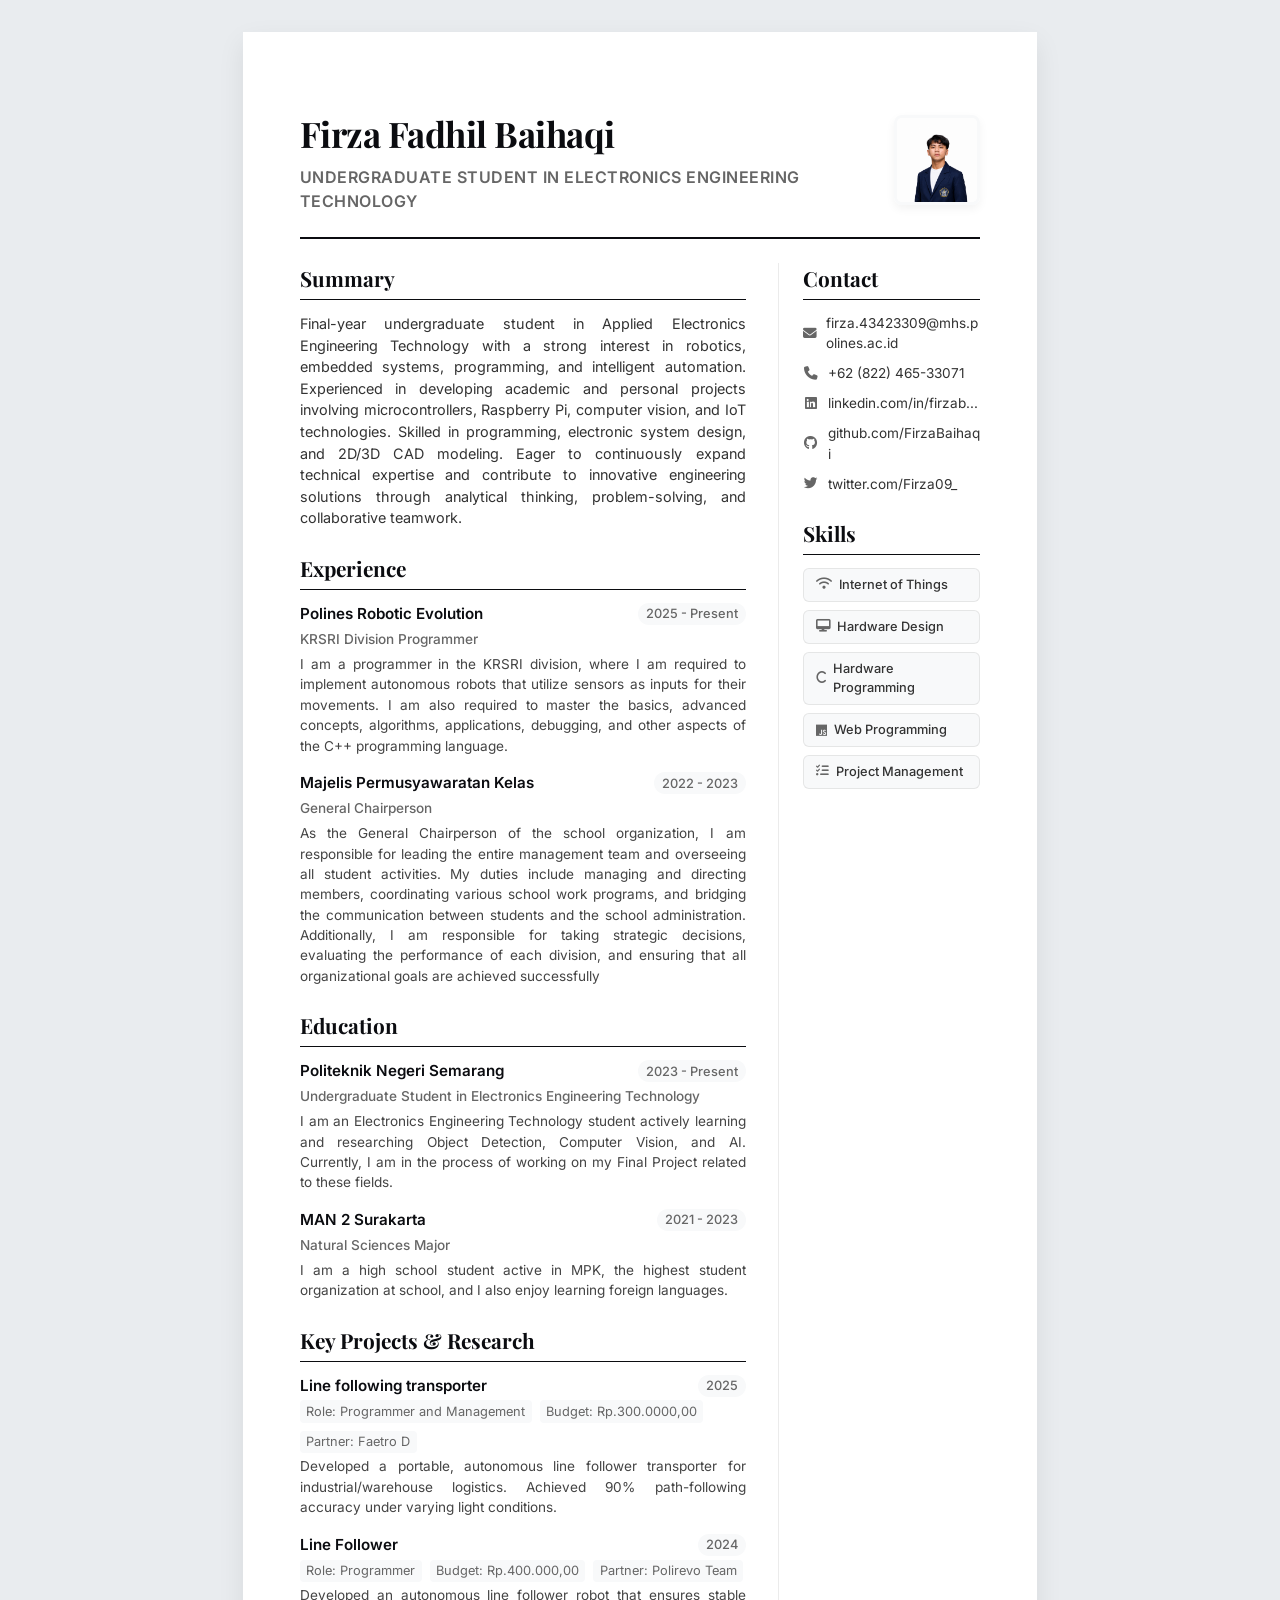
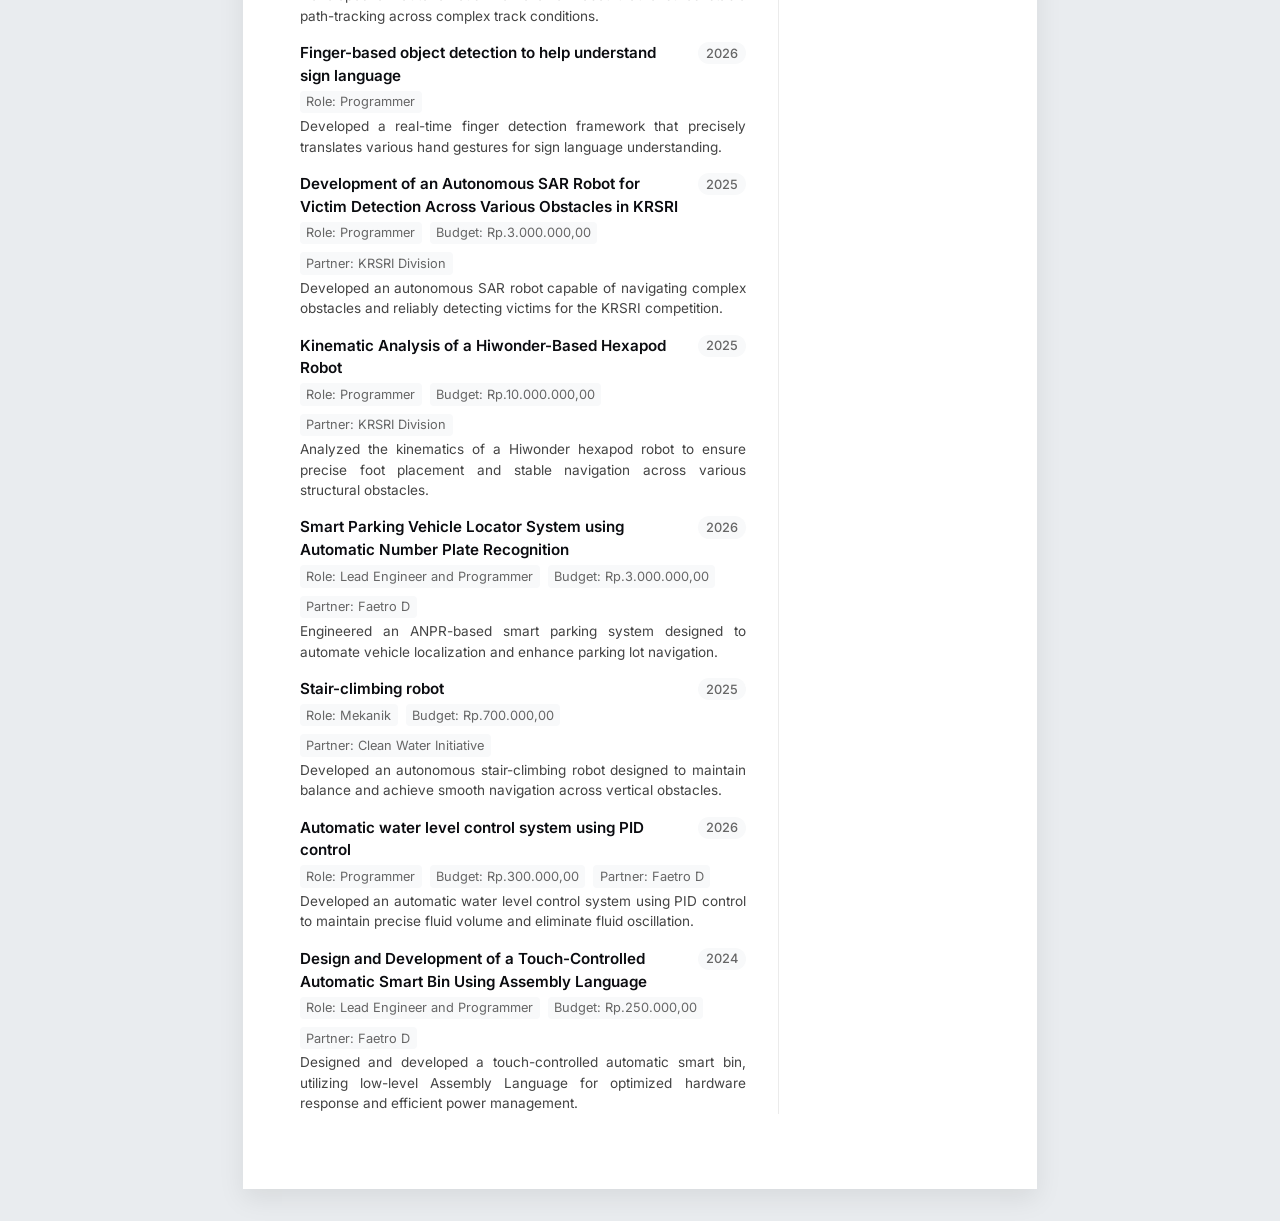
<file: cv-print-temp.html>
<!DOCTYPE html>
<html lang="en">
<head>
    <meta charset="UTF-8">
    <meta name="viewport" content="width=device-width, initial-scale=1.0">
    <title>Curriculum Vitae - Firza Baihaqi</title>
    <link rel="icon" type="image/x-icon" href="images/favicon.ico">
    <link rel="stylesheet" href="https://cdnjs.cloudflare.com/ajax/libs/font-awesome/6.4.0/css/all.min.css">
    <link rel="preconnect" href="https://fonts.googleapis.com">
    <link rel="preconnect" href="https://fonts.gstatic.com" crossorigin>
    <link href="https://fonts.googleapis.com/css2?family=Inter:wght@300;400;500;600;700&family=Playfair+Display:ital,wght@0,400;0,600;0,700;1,400&display=swap" rel="stylesheet">
    <link rel="stylesheet" href="css/cv.css">
</head>
<body>
    <!-- Top Action Bar (hidden when printing) -->
    

    <!-- CV Document Container (A4 sized) -->
    <div class="cv-container">
        <!-- Header: Name, Title, and Photo -->
        <header class="cv-header">
            <div class="header-info">
                <h1 id="cv-name">Firza Fadhil Baihaqi</h1>
                <div id="cv-title" class="title">Undergraduate Student in Electronics Engineering Technology</div>
            </div>
            <div class="header-photo">
                <img id="cv-photo" src="images/profil-cover-firza2.png" alt="Profile Photo">
            </div>
        </header>

        <!-- Main Content Area -->
        <div class="cv-content">
            <!-- Left Column: Main Timeline Info -->
            <main class="cv-main-col">
                <!-- Summary / About -->
                <section class="cv-section">
                    <h2>Summary</h2>
                    <p id="cv-summary" class="profile-summary">Final-year undergraduate student in Applied Electronics Engineering Technology with a strong interest in robotics, embedded systems, programming, and intelligent automation. Experienced in developing academic and personal projects involving microcontrollers, Raspberry Pi, computer vision, and IoT technologies. Skilled in programming, electronic system design, and 2D/3D CAD modeling. Eager to continuously expand technical expertise and contribute to innovative engineering solutions through analytical thinking, problem-solving, and collaborative teamwork.</p>
                </section>

                <!-- Experience -->
                <section class="cv-section">
                    <h2>Experience</h2>
                    <div id="cv-experience-list">
            <div class="timeline-item">
                <div class="item-header">
                    <h3>Polines Robotic Evolution</h3>
                    <span class="date">2025 - Present</span>
                </div>
                <div class="item-subheader">KRSRI Division Programmer</div>
                <div class="item-desc">I am a programmer in the KRSRI division, where I am required to implement autonomous robots that utilize sensors as inputs for their movements. I am also required to master the basics, advanced concepts, algorithms, applications, debugging, and other aspects of the C++ programming language.</div>
            </div>
            <div class="timeline-item">
                <div class="item-header">
                    <h3>Majelis Permusyawaratan Kelas</h3>
                    <span class="date">2022 - 2023</span>
                </div>
                <div class="item-subheader">General Chairperson</div>
                <div class="item-desc">As the General Chairperson of the school organization, I am responsible for leading the entire management team and overseeing all student activities. My duties include managing and directing members, coordinating various school work programs, and bridging the communication between students and the school administration. Additionally, I am responsible for taking strategic decisions, evaluating the performance of each division, and ensuring that all organizational goals are achieved successfully</div>
            </div></div>
                </section>

                <!-- Education -->
                <section class="cv-section">
                    <h2>Education</h2>
                    <div id="cv-education-list">
            <div class="timeline-item">
                <div class="item-header">
                    <h3>Politeknik Negeri Semarang</h3>
                    <span class="date">2023 - Present</span>
                </div>
                <div class="item-subheader">Undergraduate Student in Electronics Engineering Technology</div>
                <div class="item-desc">I am an Electronics Engineering Technology student actively learning and researching Object Detection, Computer Vision, and AI. Currently, I am in the process of working on my Final Project related to these fields.</div>
            </div>
            <div class="timeline-item">
                <div class="item-header">
                    <h3>MAN 2 Surakarta</h3>
                    <span class="date">2021 - 2023</span>
                </div>
                <div class="item-subheader">Natural Sciences Major</div>
                <div class="item-desc">I am a high school student active in MPK, the highest student organization at school, and I also enjoy learning foreign languages.</div>
            </div></div>
                </section>

                <!-- Key Research & Projects -->
                <section class="cv-section">
                    <h2>Key Projects & Research</h2>
                    <div id="cv-projects-list">
            <div class="cv-project-item">
                <div class="item-header">
                    <h3>Line following transporter</h3>
                    <span class="date">2025</span>
                </div>
                <div class="project-meta-info">
                    <span>Role: Programmer and Management</span> <span>Budget: Rp.300.0000,00</span> <span>Partner: Faetro D</span>
                </div>
                <div class="item-desc">Developed a portable, autonomous line follower transporter for industrial/warehouse logistics. Achieved 90% path-following accuracy under varying light conditions.</div>
            </div>
            <div class="cv-project-item">
                <div class="item-header">
                    <h3>Line Follower</h3>
                    <span class="date">2024</span>
                </div>
                <div class="project-meta-info">
                    <span>Role: Programmer</span> <span>Budget: Rp.400.000,00</span> <span>Partner: Polirevo Team</span>
                </div>
                <div class="item-desc">Developed an autonomous line follower robot that ensures stable path-tracking across complex track conditions.</div>
            </div>
            <div class="cv-project-item">
                <div class="item-header">
                    <h3>Finger-based object detection to help understand sign language</h3>
                    <span class="date">2026</span>
                </div>
                <div class="project-meta-info">
                    <span>Role: Programmer</span>
                </div>
                <div class="item-desc">Developed a real-time finger detection framework that precisely translates various hand gestures for sign language understanding.</div>
            </div>
            <div class="cv-project-item">
                <div class="item-header">
                    <h3>Development of an Autonomous SAR Robot for Victim Detection Across Various Obstacles in KRSRI</h3>
                    <span class="date">2025</span>
                </div>
                <div class="project-meta-info">
                    <span>Role: Programmer</span> <span>Budget: Rp.3.000.000,00</span> <span>Partner: KRSRI Division</span>
                </div>
                <div class="item-desc">Developed an autonomous SAR robot capable of navigating complex obstacles and reliably detecting victims for the KRSRI competition.</div>
            </div>
            <div class="cv-project-item">
                <div class="item-header">
                    <h3>Kinematic Analysis of a Hiwonder-Based Hexapod Robot</h3>
                    <span class="date">2025</span>
                </div>
                <div class="project-meta-info">
                    <span>Role: Programmer</span> <span>Budget: Rp.10.000.000,00</span> <span>Partner: KRSRI Division</span>
                </div>
                <div class="item-desc">Analyzed the kinematics of a Hiwonder hexapod robot to ensure precise foot placement and stable navigation across various structural obstacles.</div>
            </div>
            <div class="cv-project-item">
                <div class="item-header">
                    <h3>Smart Parking Vehicle Locator System using Automatic Number Plate Recognition</h3>
                    <span class="date">2026</span>
                </div>
                <div class="project-meta-info">
                    <span>Role: Lead Engineer and Programmer</span> <span>Budget: Rp.3.000.000,00</span> <span>Partner: Faetro D</span>
                </div>
                <div class="item-desc">Engineered an ANPR-based smart parking system designed to automate vehicle localization and enhance parking lot navigation.</div>
            </div>
            <div class="cv-project-item">
                <div class="item-header">
                    <h3>Stair-climbing robot</h3>
                    <span class="date">2025</span>
                </div>
                <div class="project-meta-info">
                    <span>Role: Mekanik</span> <span>Budget: Rp.700.000,00</span> <span>Partner: Clean Water Initiative</span>
                </div>
                <div class="item-desc">Developed an autonomous stair-climbing robot designed to maintain balance and achieve smooth navigation across vertical obstacles.</div>
            </div>
            <div class="cv-project-item">
                <div class="item-header">
                    <h3>Automatic water level control system using PID control</h3>
                    <span class="date">2026</span>
                </div>
                <div class="project-meta-info">
                    <span>Role: Programmer</span> <span>Budget: Rp.300.000,00</span> <span>Partner: Faetro D</span>
                </div>
                <div class="item-desc">Developed an automatic water level control system using PID control to maintain precise fluid volume and eliminate fluid oscillation.</div>
            </div>
            <div class="cv-project-item">
                <div class="item-header">
                    <h3>Design and Development of a Touch-Controlled Automatic Smart Bin Using Assembly Language</h3>
                    <span class="date">2024</span>
                </div>
                <div class="project-meta-info">
                    <span>Role: Lead Engineer and Programmer</span> <span>Budget: Rp.250.000,00</span> <span>Partner: Faetro D</span>
                </div>
                <div class="item-desc">Designed and developed a touch-controlled automatic smart bin, utilizing low-level Assembly Language for optimized hardware response and efficient power management.</div>
            </div></div>
                </section>
            </main>

            <!-- Right Column: Sidebar (Contact, Skills, etc.) -->
            <aside class="cv-side-col">
                <!-- Contact Information -->
                <section class="cv-section">
                    <h2>Contact</h2>
                    <ul id="cv-contacts" class="contact-list">
<li><i class="fas fa-envelope"></i> <a href="mailto:firza.43423309@mhs.polines.ac.id">firza.43423309@mhs.polines.ac.id</a></li>
<li><i class="fas fa-phone"></i> <span>+62 (822) 465-33071</span></li>
<li><i class="fab fa-linkedin"></i> <a href="https://linkedin.com/in/firzabaihaqi09" target="_blank">linkedin.com/in/firzab...</a></li>
<li><i class="fab fa-github"></i> <a href="https://github.com/FirzaBaihaqi" target="_blank">github.com/FirzaBaihaqi</a></li>
<li><i class="fab fa-twitter"></i> <a href="https://twitter.com/Firza09_" target="_blank">twitter.com/Firza09_</a></li>
</ul>
                </section>

                <!-- Technical & Core Skills -->
                <section class="cv-section">
                    <h2>Skills</h2>
                    <div id="cv-skills" class="skills-list">
<div class="skill-pill"><i class="fas fa-wifi"></i> <span>Internet of Things</span></div>
<div class="skill-pill"><i class="fas fa-desktop"></i> <span>Hardware Design</span></div>
<div class="skill-pill"><i class="fas fa-c"></i> <span>Hardware Programming</span></div>
<div class="skill-pill"><i class="fab fa-js"></i> <span>Web Programming</span></div>
<div class="skill-pill"><i class="fas fa-list-check"></i> <span>Project Management</span></div>
</div>
                </section>
            </aside>
        </div>
    </div>

    <script src="js/cv.js"></script>
</body>
</html>
</file>
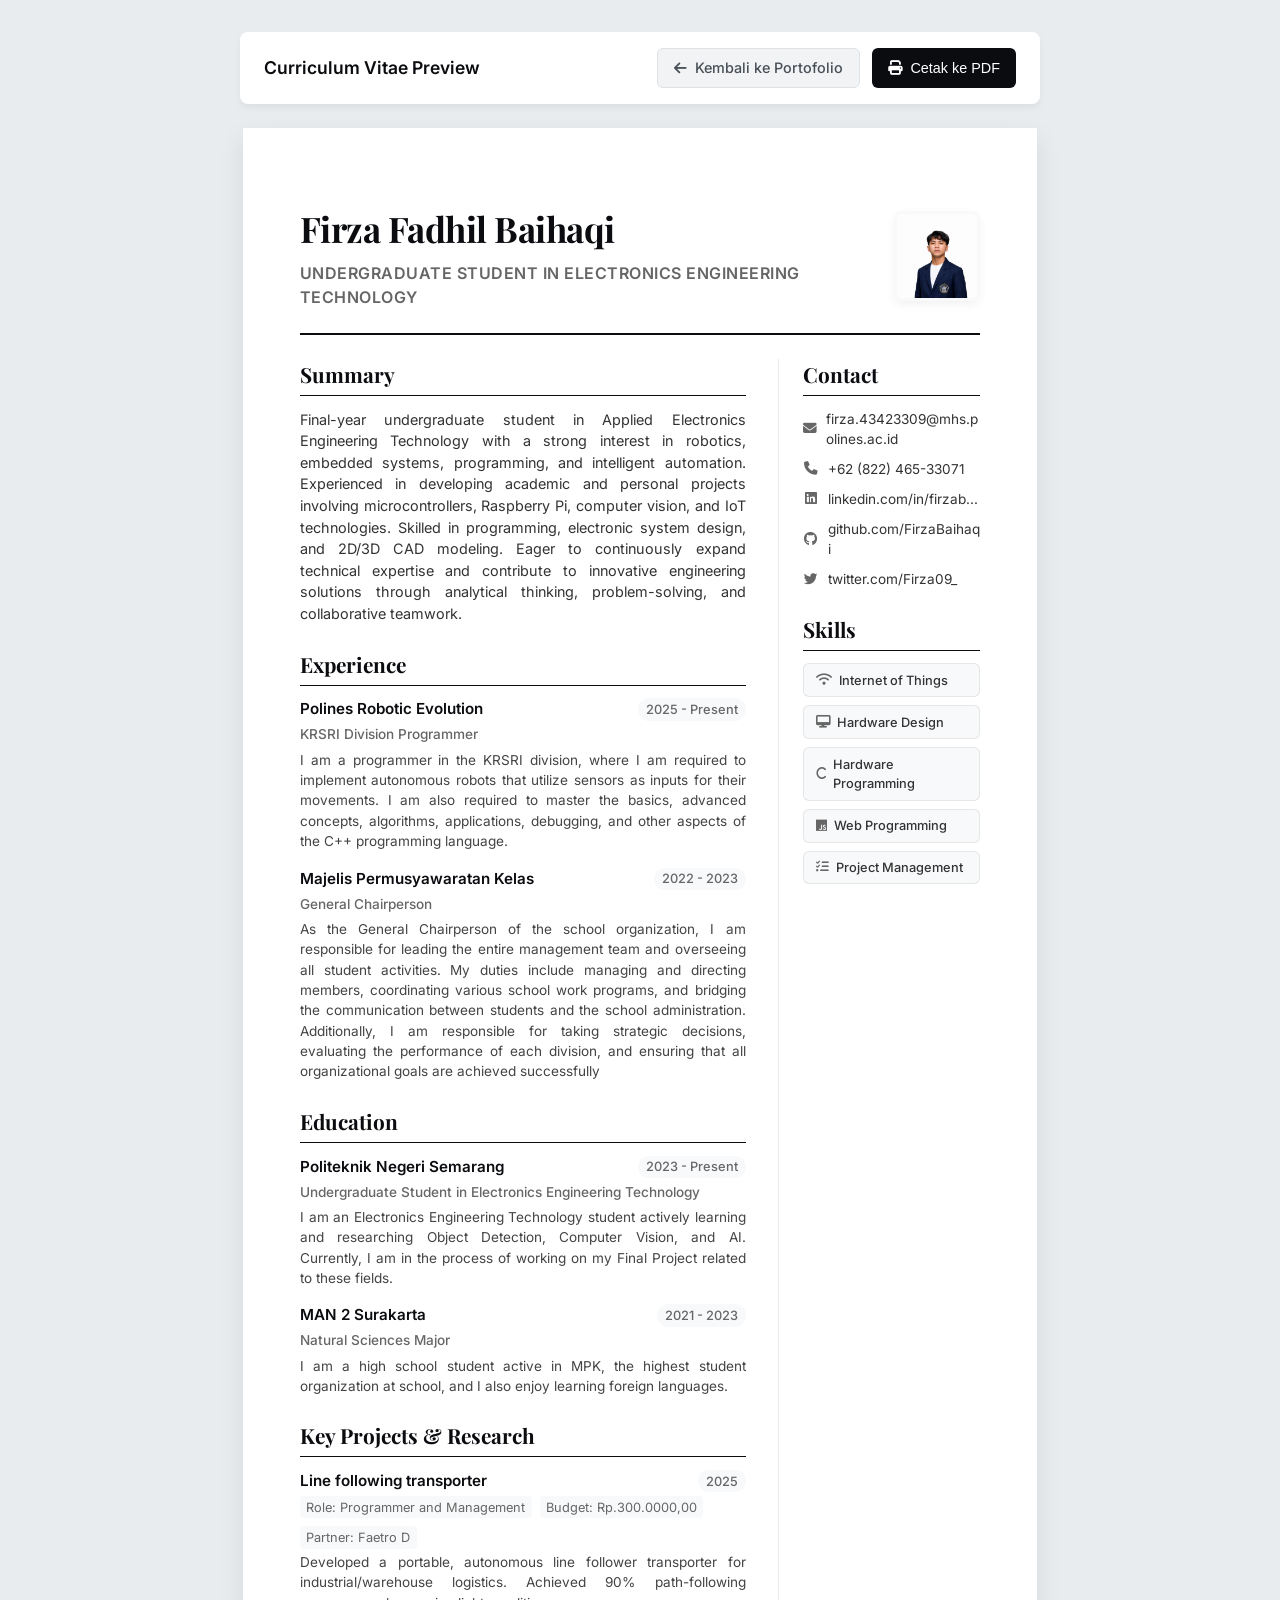
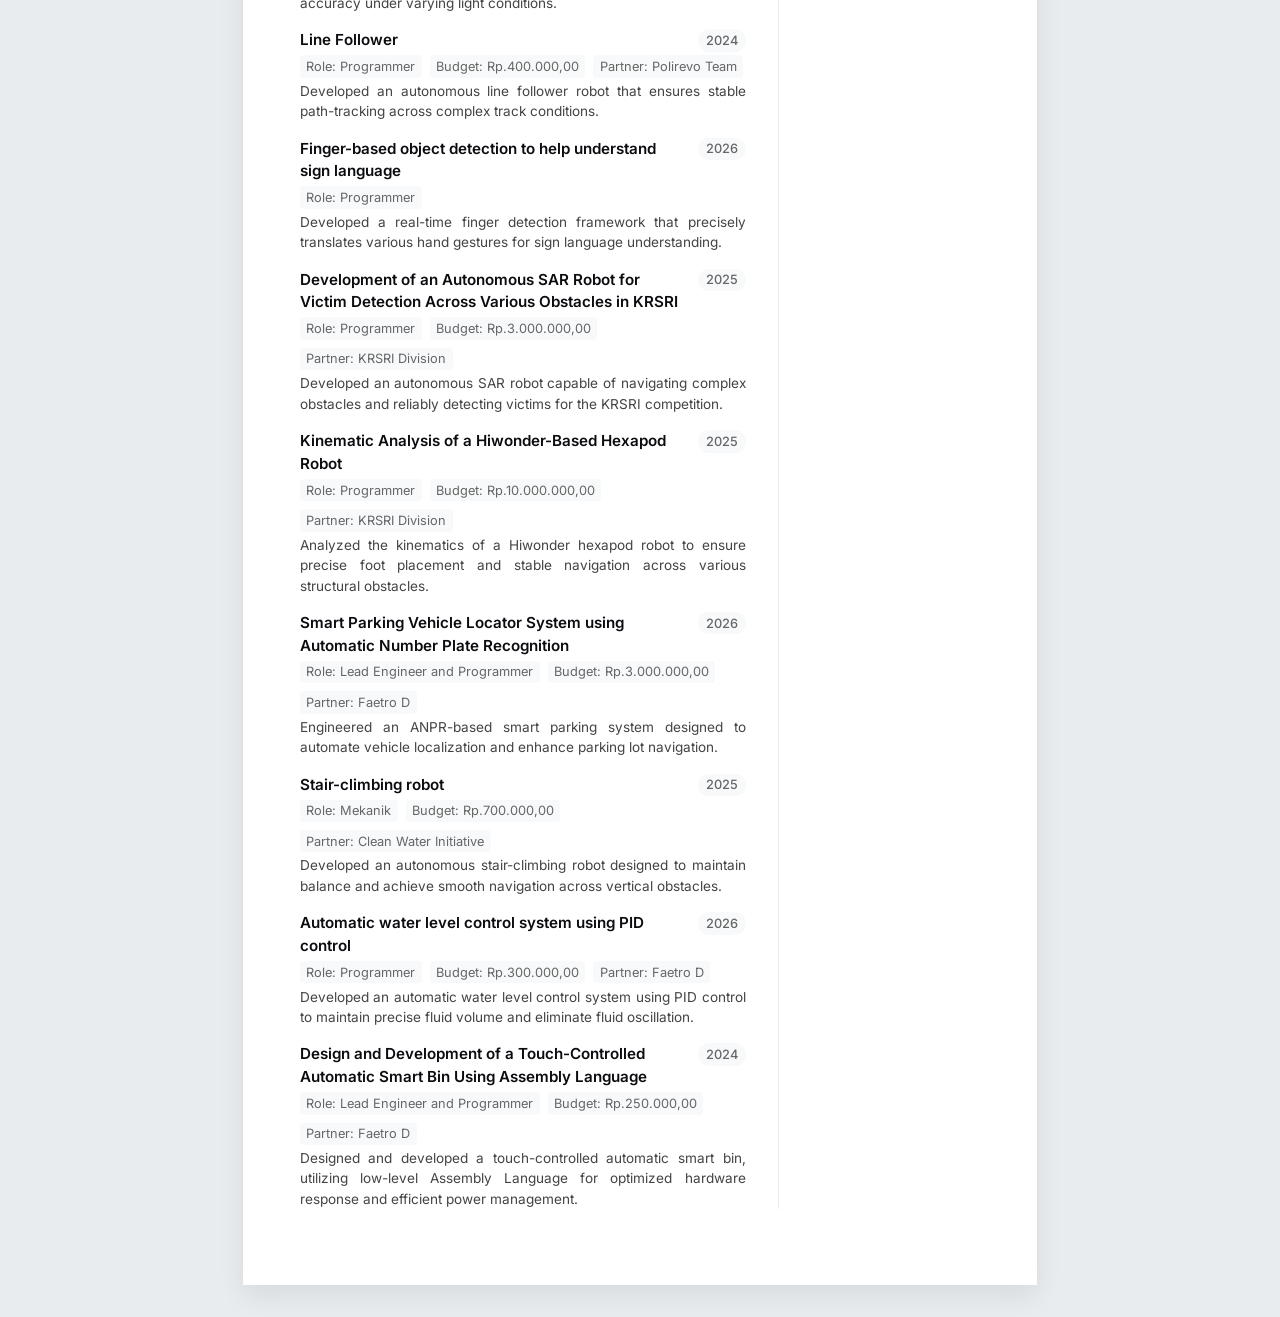
<file: cv.html>
<!DOCTYPE html>
<html lang="en">
<head>
    <meta charset="UTF-8">
    <meta name="viewport" content="width=device-width, initial-scale=1.0">
    <title>Curriculum Vitae - Firza Baihaqi</title>
    <link rel="icon" type="image/x-icon" href="images/favicon.ico">
    <link rel="stylesheet" href="https://cdnjs.cloudflare.com/ajax/libs/font-awesome/6.4.0/css/all.min.css">
    <link rel="preconnect" href="https://fonts.googleapis.com">
    <link rel="preconnect" href="https://fonts.gstatic.com" crossorigin>
    <link href="https://fonts.googleapis.com/css2?family=Inter:wght@300;400;500;600;700&family=Playfair+Display:ital,wght@0,400;0,600;0,700;1,400&display=swap" rel="stylesheet">
    <link rel="stylesheet" href="css/cv.css">
</head>
<body>
    <!-- Top Action Bar (hidden when printing) -->
    <div class="cv-action-bar">
        <h1>Curriculum Vitae Preview</h1>
        <div class="btn-container">
            <a href="index.html" class="btn btn-secondary">
                <i class="fas fa-arrow-left"></i> Kembali ke Portofolio
            </a>
            <button id="btn-print" class="btn btn-primary">
                <i class="fas fa-print"></i> Cetak ke PDF
            </button>
        </div>
    </div>

    <!-- CV Document Container (A4 sized) -->
    <div class="cv-container">
        <!-- Header: Name, Title, and Photo -->
        <header class="cv-header">
            <div class="header-info">
                <h1 id="cv-name">Loading Name...</h1>
                <div id="cv-title" class="title">Loading Title...</div>
            </div>
            <div class="header-photo">
                <img id="cv-photo" src="" alt="Profile Photo">
            </div>
        </header>

        <!-- Main Content Area -->
        <div class="cv-content">
            <!-- Left Column: Main Timeline Info -->
            <main class="cv-main-col">
                <!-- Summary / About -->
                <section class="cv-section">
                    <h2>Summary</h2>
                    <p id="cv-summary" class="profile-summary">Loading summary...</p>
                </section>

                <!-- Experience -->
                <section class="cv-section">
                    <h2>Experience</h2>
                    <div id="cv-experience-list">
                        <!-- Experience timeline items will be rendered dynamically -->
                    </div>
                </section>

                <!-- Education -->
                <section class="cv-section">
                    <h2>Education</h2>
                    <div id="cv-education-list">
                        <!-- Education timeline items will be rendered dynamically -->
                    </div>
                </section>

                <!-- Key Research & Projects -->
                <section class="cv-section">
                    <h2>Key Projects & Research</h2>
                    <div id="cv-projects-list">
                        <!-- Project items will be rendered dynamically -->
                    </div>
                </section>
            </main>

            <!-- Right Column: Sidebar (Contact, Skills, etc.) -->
            <aside class="cv-side-col">
                <!-- Contact Information -->
                <section class="cv-section">
                    <h2>Contact</h2>
                    <ul id="cv-contacts" class="contact-list">
                        <!-- Contact details will be rendered dynamically -->
                    </ul>
                </section>

                <!-- Technical & Core Skills -->
                <section class="cv-section">
                    <h2>Skills</h2>
                    <div id="cv-skills" class="skills-list">
                        <!-- Skills will be rendered dynamically -->
                    </div>
                </section>
            </aside>
        </div>
    </div>

    <script src="js/cv.js"></script>
</body>
</html>
</file>
<file: css/cv.css>
/* CV / Resume Styling for Web and Print */
:root {
    --primary-color: #0b0c10;
    --secondary-color: #1f2833;
    --accent-color: #66fcf1;
    --text-color: #333333;
    --text-light: #666666;
    --heading-color: #0b0c10;
    --bg-light: #f8f9fa;
    --border-color: rgba(0, 0, 0, 0.08);
    --border-radius: 6px;
}

* {
    margin: 0;
    padding: 0;
    box-sizing: border-box;
}

body {
    font-family: 'Inter', -apple-system, BlinkMacSystemFont, "Segoe UI", Roboto, sans-serif;
    color: var(--text-color);
    line-height: 1.5;
    background-color: #e9ecef;
    padding: 2rem 0;
    -webkit-print-color-adjust: exact;
    print-color-adjust: exact;
}

/* Print Action Header */
.cv-action-bar {
    max-width: 800px;
    margin: 0 auto 1.5rem auto;
    display: flex;
    justify-content: space-between;
    align-items: center;
    background: #ffffff;
    padding: 1rem 1.5rem;
    border-radius: 8px;
    box-shadow: 0 4px 6px rgba(0, 0, 0, 0.05);
}

.cv-action-bar h1 {
    font-size: 1.1rem;
    font-weight: 600;
    color: var(--primary-color);
}

.btn-container {
    display: flex;
    gap: 0.75rem;
}

.btn {
    display: inline-flex;
    align-items: center;
    gap: 0.5rem;
    padding: 0.5rem 1rem;
    font-size: 0.9rem;
    font-weight: 500;
    border-radius: 6px;
    border: none;
    cursor: pointer;
    text-decoration: none;
    transition: all 0.2s ease;
}

.btn-primary {
    background-color: var(--primary-color);
    color: #ffffff;
}

.btn-primary:hover {
    background-color: #222222;
}

.btn-secondary {
    background-color: #f1f3f5;
    color: #495057;
    border: 1px solid #dee2e6;
}

.btn-secondary:hover {
    background-color: #e9ecef;
}

/* CV Document Container */
.cv-container {
    width: 210mm; /* A4 Width */
    min-height: 297mm; /* A4 Height */
    background: #ffffff;
    margin: 0 auto;
    padding: 20mm 15mm;
    box-shadow: 0 10px 25px rgba(0, 0, 0, 0.08);
    display: flex;
    flex-direction: column;
    gap: 1.5rem;
    position: relative;
}

/* Header Section */
.cv-header {
    display: flex;
    justify-content: space-between;
    align-items: center;
    border-bottom: 2px solid var(--primary-color);
    padding-bottom: 1.5rem;
}

.header-info h1 {
    font-family: 'Playfair Display', Georgia, serif;
    font-size: 2.2rem;
    color: var(--heading-color);
    font-weight: 700;
    margin-bottom: 0.3rem;
    letter-spacing: -0.5px;
}

.header-info .title {
    font-size: 1rem;
    font-weight: 600;
    color: var(--text-light);
    letter-spacing: 0.5px;
    text-transform: uppercase;
}

.header-photo {
    width: 90px;
    height: 90px;
    border-radius: 8px;
    overflow: hidden;
    border: 3px solid var(--bg-light);
    box-shadow: 0 4px 10px rgba(0,0,0,0.05);
}

.header-photo img {
    width: 100%;
    height: 100%;
    object-fit: cover;
}

/* Layout Grid */
.cv-content {
    display: grid;
    grid-template-columns: 2.2fr 1fr;
    gap: 2rem;
    flex-grow: 1;
}

/* Left Column - Main Details */
.cv-main-col {
    display: flex;
    flex-direction: column;
    gap: 1.5rem;
}

/* Right Column - Sidebar Details */
.cv-side-col {
    display: flex;
    flex-direction: column;
    gap: 1.5rem;
    border-left: 1px solid var(--border-color);
    padding-left: 1.5rem;
}

/* Section Common Styles */
.cv-section {
    page-break-inside: avoid;
    break-inside: avoid;
}

.cv-section h2 {
    font-family: 'Playfair Display', Georgia, serif;
    font-size: 1.3rem;
    color: var(--heading-color);
    border-bottom: 1px solid var(--primary-color);
    padding-bottom: 0.3rem;
    margin-bottom: 0.8rem;
    text-transform: capitalize;
}

/* Profile Description */
.profile-summary {
    font-size: 0.9rem;
    color: var(--text-color);
    text-align: justify;
}

/* Timeline/List Items */
.timeline-item {
    margin-bottom: 1rem;
    page-break-inside: avoid;
    break-inside: avoid;
}

.timeline-item:last-child {
    margin-bottom: 0;
}

.item-header {
    display: flex;
    justify-content: space-between;
    align-items: flex-start;
    margin-bottom: 0.2rem;
}

.item-header h3 {
    font-size: 0.95rem;
    font-weight: 600;
    color: var(--heading-color);
    flex-grow: 1;
}

.item-header .date {
    font-size: 0.8rem;
    font-weight: 500;
    color: var(--text-light);
    background-color: var(--bg-light);
    padding: 0.1rem 0.5rem;
    border-radius: 12px;
    white-space: nowrap;
    margin-left: 1rem;
}

.item-subheader {
    font-size: 0.85rem;
    font-weight: 500;
    color: var(--text-light);
    margin-bottom: 0.3rem;
}

.item-desc {
    font-size: 0.85rem;
    color: #444444;
    text-align: justify;
}

/* Contact Info list */
.contact-list {
    list-style: none;
    display: flex;
    flex-direction: column;
    gap: 0.6rem;
}

.contact-list li {
    font-size: 0.85rem;
    display: flex;
    align-items: center;
    gap: 0.6rem;
    word-break: break-all;
}

.contact-list li i {
    color: var(--text-light);
    width: 1rem;
    text-align: center;
}

.contact-list li a {
    color: var(--text-color);
    text-decoration: none;
}

.contact-list li a:hover {
    text-decoration: underline;
}

/* Skills list */
.skills-list {
    display: flex;
    flex-direction: column;
    gap: 0.5rem;
}

.skill-pill {
    background-color: var(--bg-light);
    border: 1px solid var(--border-color);
    padding: 0.4rem 0.8rem;
    border-radius: var(--border-radius);
    font-size: 0.8rem;
    font-weight: 500;
    display: flex;
    align-items: center;
    gap: 0.4rem;
}

.skill-pill i {
    color: var(--text-light);
}

/* Projects styling in CV */
.cv-project-item {
    margin-bottom: 1rem;
    page-break-inside: avoid;
    break-inside: avoid;
}

.cv-project-item:last-child {
    margin-bottom: 0;
}

.project-meta-info {
    font-size: 0.8rem;
    color: var(--text-light);
    display: flex;
    flex-wrap: wrap;
    gap: 0.5rem;
    margin-bottom: 0.2rem;
}

.project-meta-info span {
    background: var(--bg-light);
    padding: 0.1rem 0.4rem;
    border-radius: 4px;
}

/* Print specific overrides */
@media print {
    body {
        background-color: #ffffff;
        padding: 0;
    }
    
    .cv-action-bar {
        display: none !important;
    }
    
    .cv-container {
        width: 100%;
        min-height: auto;
        padding: 0;
        box-shadow: none;
        margin: 0;
    }
    
    @page {
        size: A4;
        margin: 15mm 15mm 15mm 15mm;
    }

    /* Keep icons black and white/printable */
    .contact-list li i, .skill-pill i {
        color: #333 !important;
    }
}
</file>
